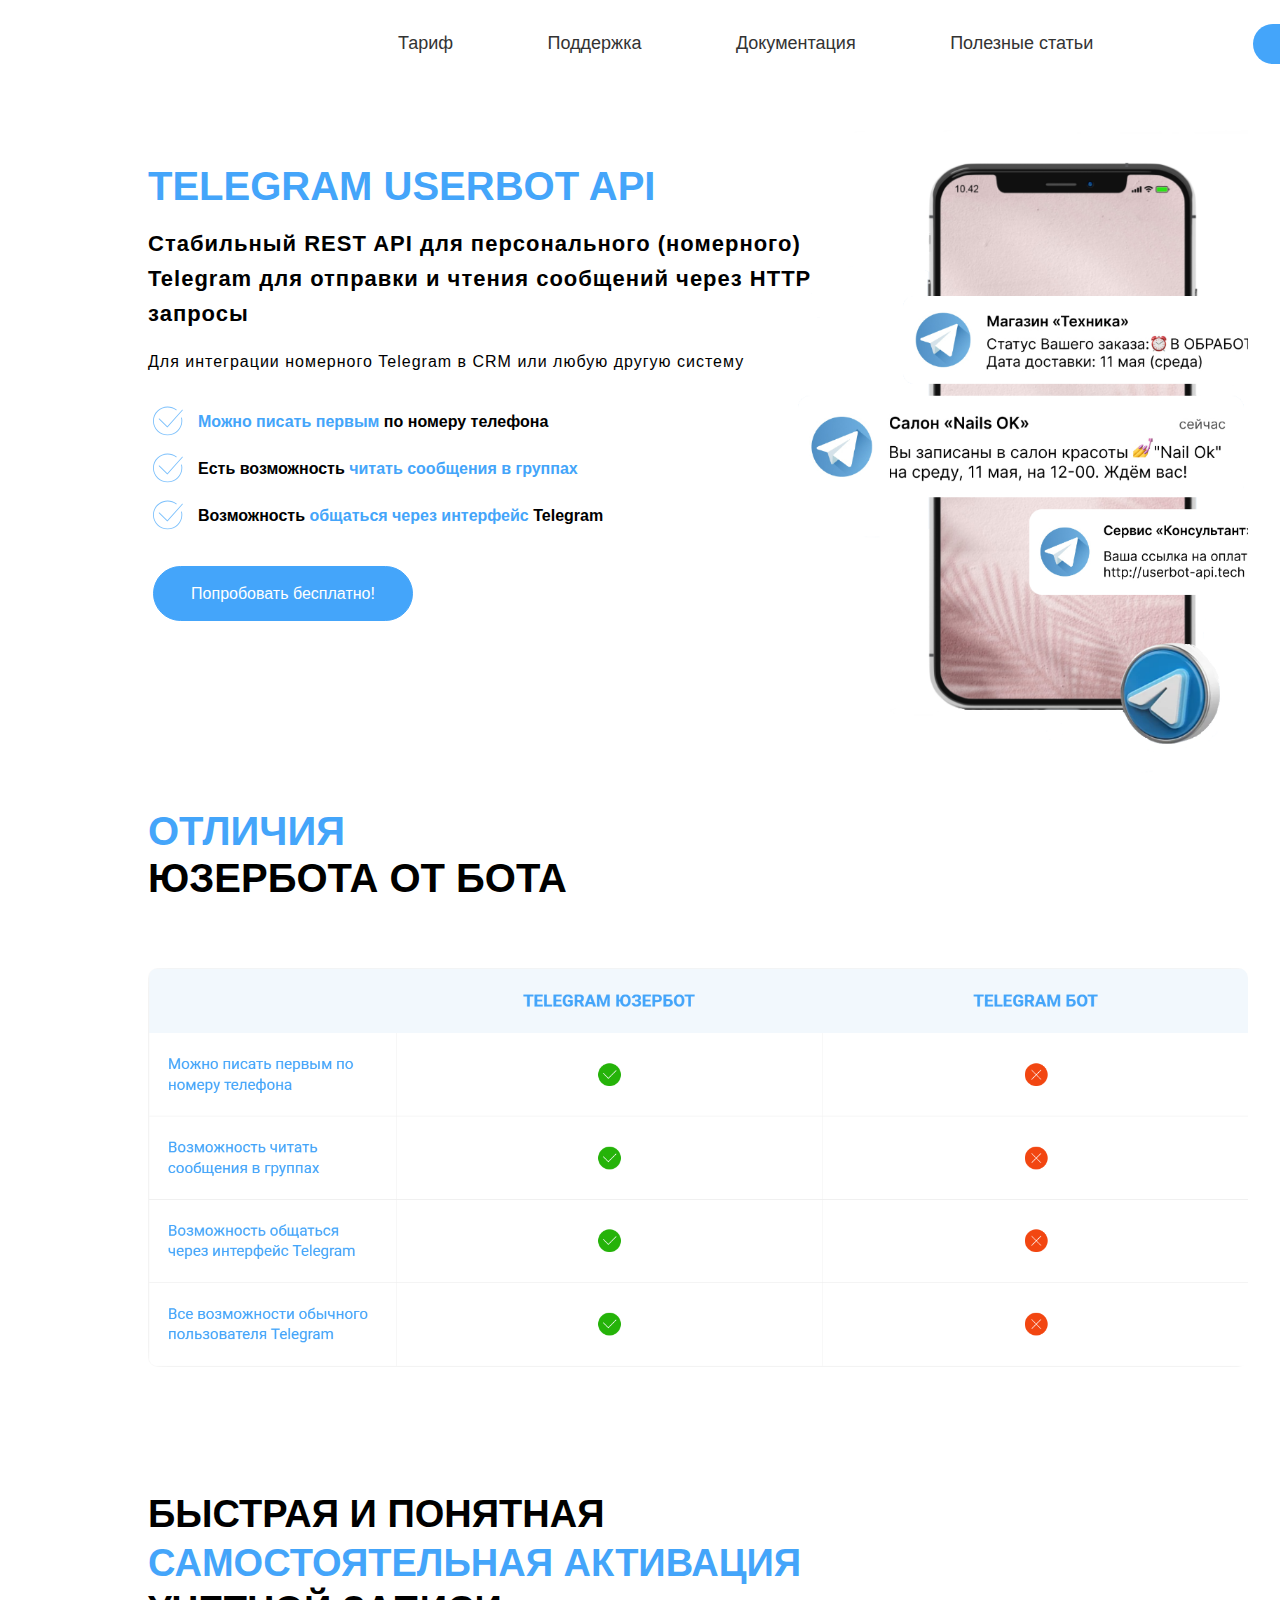
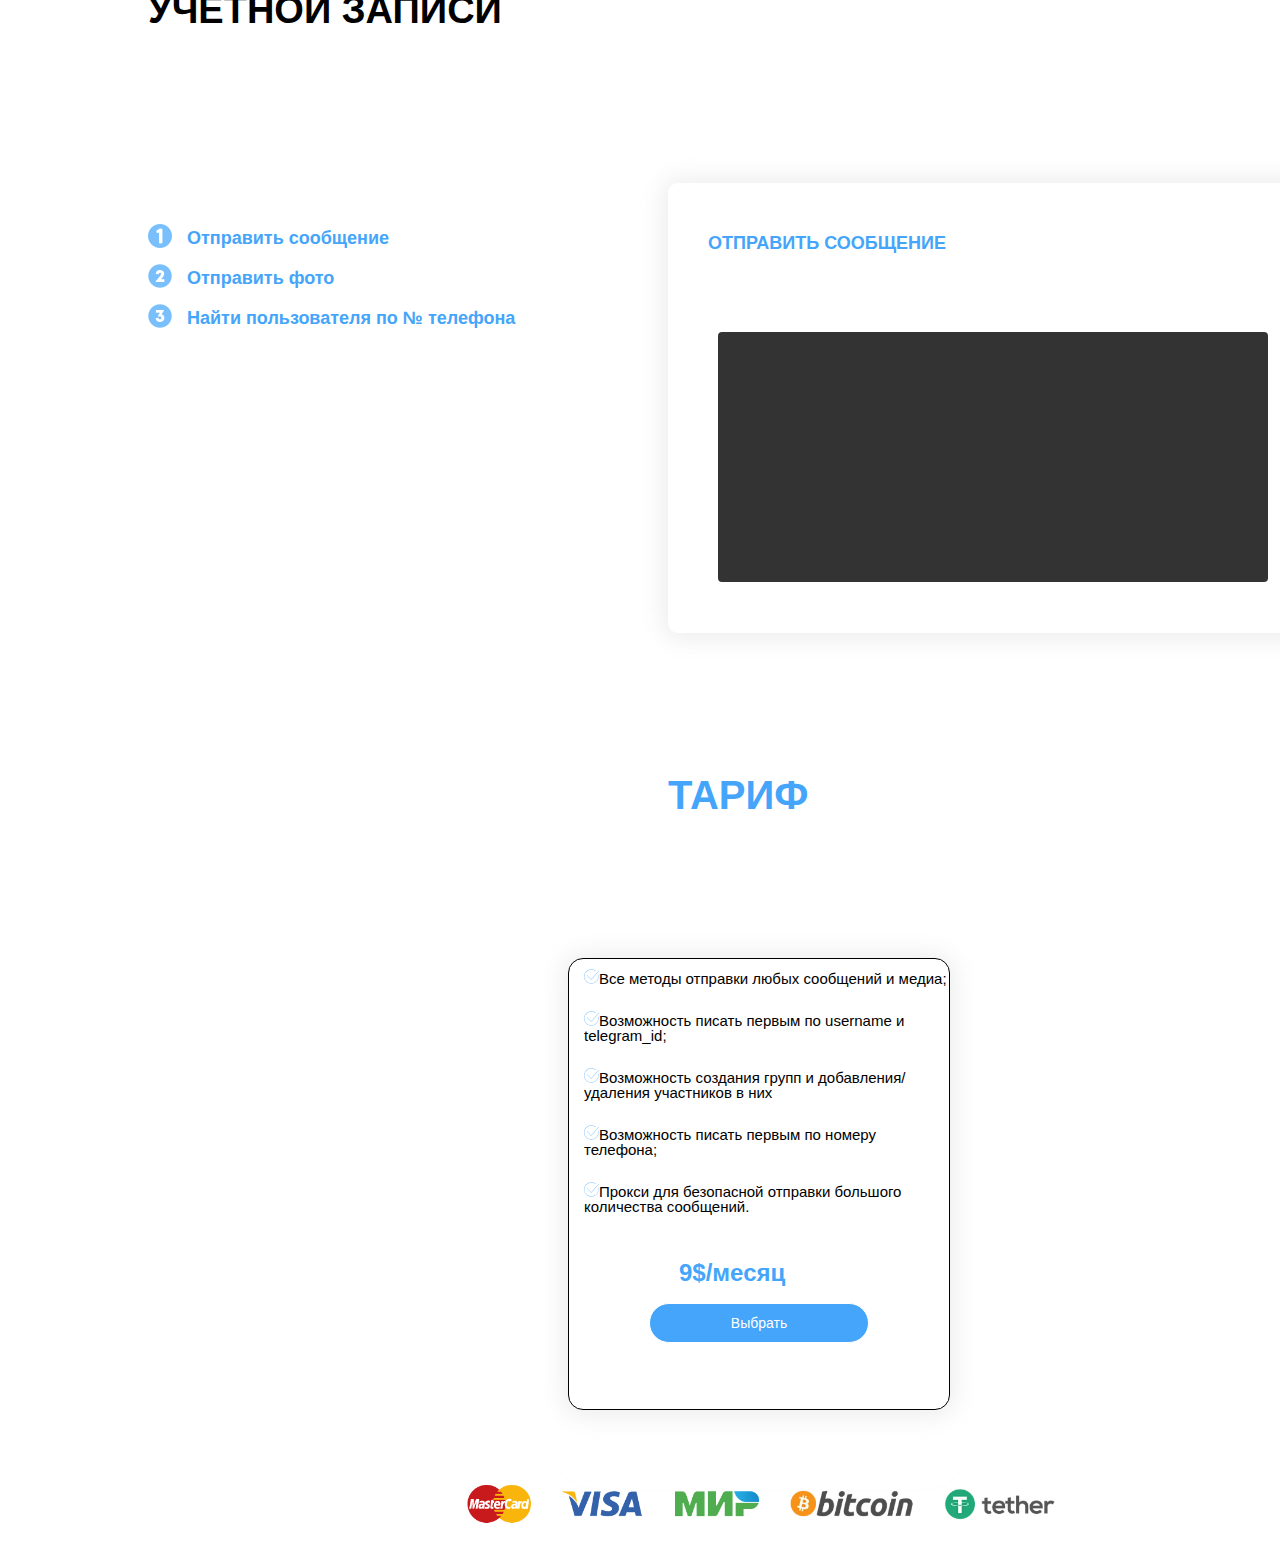
<file: index.html>
<!DOCTYPE html>
<html lang="en">
<head>
    <meta charset="UTF-8">
    <meta http-equiv="X-UA-Compatible" content="IE=edge">
    <meta name="viewport" content="width=device-width, initial-scale=1.0">
    <title>Telegram userbot api</title>
    <link rel="stylesheet" href="style.css">
    <link rel="stylesheet" href="media.css">
</head>
<body>
    <header>
        <div class="top_menu"> 
            <a href="">Тариф</a>
            <a href="">Поддержка</a>
            <a href="">Документация</a>
            <a href="">Полезные статьи</a>
            <button>Личный кабинет</button>
        </div>
    </header>
    <main>
        <div class="about">
            <strong class="strong">TELEGRAM USERBOT API</strong>
            <p class="stab">Стабильный REST API для персонального (номерного) Telegram для отправки и чтения сообщений через HTTP запросы</p>
            <p class="inter">Для интеграции номерного Telegram в CRM или любую другую систему</p></div>
            <div class="col">
                <img src="Tilda_Icons_27bu_1_1.svg" alt=""class="img2"> <p class="p1">Можно писать первым <span>по номеру телефона</span></p>
                <img src="Tilda_Icons_27bu_1_1.svg" alt=""class="img3"> <p class="p2" style="color: black;">Есть возможность <span style="color: #44a5fa;">читать сообщения в группах</span></p>
                <img src="Tilda_Icons_27bu_1_1.svg" alt=""class="img4"> <p class="p3"style="color: black;">Возможность <span style="color: #44a5fa;">общаться через интерфейс</span><span> Telegram</span></p>
            </div>
            <button class="try"><p>Попробовать бесплатно!</p></button>
        <div class="dif">
            <div class="otl_u"><h1 class="otl" >ОТЛИЧИЯ</h1>
            <h1>ЮЗЕРБОТА ОТ БОТА</h1></div>
            <div class="tb">
                <img src="Telegram userbot api - Google Chrome 21.02.2023 16_59_31.png.png" alt="" class="img5">
            </div>
        </div>
        <div class="fast">
            <h1 class="fst">БЫСТРАЯ И ПОНЯТНАЯ</h1>
            <h1 class="fast1">САМОСТОЯТЕЛЬНАЯ АКТИВАЦИЯ</h1>
            <h1>УЧЕТНОЙ ЗАПИСИ</h1>
        </div>
        <div class="links">
           <div class="sms"><img src="round.png" alt=""><a href=""> Отправить сообщение</a></div> 
           <div class="photo"><img src="number-2.png" alt=""><a href=""> Отправить фото</a></div> 
            <div class="tell"><img src="number-3.png" alt=""><a href=""> Найти пользователя по № телефона</a></div>
        </div>
        <div class="input_block">
            <p class="search">ОТПРАВИТЬ СООБЩЕНИЕ</p>
            <div class="code">
            </div>
        </div>
        <div class="price">
            <H1 class="tarif">ТАРИФ</H1>
            <div class="block">
                <p class="p4"><img src="Tilda_Icons_27bu_1_1.svg" alt=""class="img6">Все методы отправки любых сообщений и медиа;</p>
                <p class="p5"><img src="Tilda_Icons_27bu_1_1.svg" alt=""class="img7">Возможность писать первым по username и telegram_id;</p>
                <p class="p6"><img src="Tilda_Icons_27bu_1_1.svg" alt=""class="img8">Возможность создания групп и добавления/удаления участников в них</p>
                <p class="p7"><img src="Tilda_Icons_27bu_1_1.svg" alt=""class="img9">Возможность писать первым по номеру телефона;</p>
                <p class="p8"><img src="Tilda_Icons_27bu_1_1.svg" alt=""class="img10">Прокси для безопасной отправки большого количества сообщений.</p>
                <h1 class="count">9$/месяц</h1>
                <button class="choose">Выбрать</button>
            </div>
            <div class="pay"><img src="Telegram userbot api - Google Chrome 25.02.2023 03_51_30.png" alt="" class="wallets"></div>
           
        </div>    
    </main>

</body>
</html>
</file>
<file: style.css>
body{
    font-family: 'Roboto',Arial,sans-serif;
    box-sizing: border-box;
    display: flex;
}
header{
    margin: 0;
    display: flex;
    position: absolute;
    flex-direction: column;
    height: 75px;
    box-shadow: 2px 12px 14px -19px #343333;    
}

.top_menu{
    position: absolute;
    width: 1100px;
    margin-top: 25px;
    margin-left:390px;
}

.top_menu a{
    position: relative;
    font-family: 'Roboto',Arial,sans-serif;
    margin-right: 90px;
    text-decoration: none;
    font-size: 18px;
    color:#333333 ;
    font-weight: 500;
    
}

.top_menu a:hover{
    color:#44a5fa; 
}
.top_menu button{
    position: absolute;
    height: 40px;
    width: 170px;
    border-radius: 30px;
    color: white;
    background-color: #44a5fa;
    border: #44a5fa;
    margin-left: 70px;
    font-size: 14px;
    cursor: pointer;
    margin-top: -9px;
}


main{
    position: relative;
    max-width: 1440px;
    align-items:center;
    margin-top: 120px;
    margin-left: 140px;
    flex-direction: row;
}

.about{
    margin-top: 40px;
    height:auto;
    letter-spacing: 1px;
    max-width: 775px;
}

.about strong{
    font-weight: 700;
    font-size: 40px;
    color:rgb(68, 165, 250); 
    letter-spacing: 0;
    line-height: 36px;
}

.stab{
    line-height: 35px;
    font-size: 22px;
    font-weight: 600;
    margin-right: 70px;
}

.img2{
    position: absolute;
    width: 30px;
    margin-top: -5px;
    margin-left:5px;
}
.col{
    margin-top: 40px;
    line-height: 1px;
    min-width: auto;
    position: relative;
    min-width:auto;
    width: 500px;
    height: 100px;
    
}
.col p{
    width: auto;
    position: relative;
    font-weight: 700;
    color: #44a5fa;
}

.col p span{
    font-weight: 700;
    font-size: 16px;
    color: black;
}

.p1{
    position: relative;
    margin-left: 50px;
    top: 10px;
}

.img3{
    position: absolute;
    width: 30px;
    margin-top: 25px;
    margin-left:5px;
}

.img4{
    position: absolute;
    width: 30px;
    margin-top: 55px;
    margin-left:5px;
}

.p2{
    width: auto;
    position: relative;
    left:50px;
    top: 40px;
}

.p3{
    position: relative;
    top:70px;
    left: 50px;
}

.try{
    margin-top: 55px;
    margin-left: 5px;
    border-radius: 30px;
    width: 260px;
    height:55px;
    background-color: #44a5fa;
    border: 1px solid #44a5fa;
    color:white;
    cursor: pointer;
    font-size: 16px;
}

.otl{
    color: #44a5fa;
}
.otl_u{
    margin-bottom: 70px;
    font-size: 20px;
}
.dif{
    margin-top:200px;
    line-height: 20px;
}

.img5{
    position: relative;
    margin-top:10px;
    max-width: 100%;
    width: 1100px;
    border-radius: 10px;
}

.start{
    margin-top: 100px;
    line-height: 15px;
}
.st1{
    color: #44a5fa;
}

main{
    background-image: url(Telegram\ userbot\ api\ -\ Google\ Chrome\ 24.02.2023\ 23_14_35.png);
    background-repeat: no-repeat;
    background-size: 600px;
    background-position: 650px -10px;
    background-attachment:local;
}

.fast1{
    color: #44a5fa;
    line-height: 20px;
}

.fast{
    position: relative;
    max-width: 100%;
    max-height: 100%;
    margin-top: 130px;
    font-size: 19px;
    line-height: 25px;
}

.links{
    line-height: 40px;
    margin-top: 200px;
}

.sms a{
    position: absolute;
    margin-left: 15px;
    margin-top:-5px;
    text-decoration: none;
    color: #44a5fa;
    font-size: 18px;
    font-weight: 700;
}

.photo a{
    position: absolute;
    margin-left: 15px;
    margin-top:-5px;
    text-decoration: none;
    color: #44a5fa;
    font-size: 18px;
    font-weight: 700;
}

.tell a{
    position: absolute;
    margin-left: 15px;
    margin-top:-5px;
    text-decoration: none;
    color: #44a5fa;
    font-size: 18px;
    font-weight: 700;
}

.input_block{
    height: 450px;
    width: 650px;
    position: absolute;
    box-shadow: 0px 1px 23px 5px rgb(163 163 163 / 20%);
    margin-left: 520px;
    margin-top:-160px;
    border-radius: 10px;
}

.search{
    margin-left:40px;
    margin-top:50px;
    color: #44a5fa;
    font-size: 18px;
    font-weight: 700;
}

.code{
    position: absolute;
    width: 550px;
    height: 250px;
    background-color: #333333;
    margin-left:50px;
    border-radius: 4px; 
    margin-top: 60px;
}

.price{
    max-width: 100%;
    max-height: 100%;
    margin-top:400px;
    margin-left: auto;
}

.tarif{
    margin-top: 430px;
    margin-left: 520px;
    color: #44a5fa;
    font-size: 40px;
}

.block{
    border: 0.5px solid black;
    height: 450px;
    width: 380px;
    display: flex ;
    position: relative;
    margin-top:140px;
    margin-left: 420px;
    box-shadow: 0px 1px 23px 5px rgb(163 163 163 / 20%);
    border-radius: 15px;
    flex-direction: column;
    max-block-size: 0%;
}

.block img{
    align-items: center;
    position: relative;
    width: 15px;
    left: 0px;
}

.block p{
    
    line-height: 15px;
    left: 0px;
    margin-top: 10px;
    margin-left: 15px;
    font-size: 15px;
}

.count{
    margin-top: 30px;
    margin-left: 110px;
    color: #44a5fa;
    font-size: 24px;
}

.choose{
    margin-left:80px;
    width:220px;
    height: 40px;
    background-color: #44a5fa;
    border-radius: 30px;
    border: 1px solid white;
    color: white;
    font-size: 14px;
    cursor: pointer;
}
.pay{
    position: relative;
    margin-left:310px;
    height: 100px;
    margin-top: 10px;
    align-items: center;
}
.wallets{
    position: relative;
    max-width: 100%;
    margin-top: 50px;
    width: 600px;
    
}
</file>
<file: media.css>
@media only screen and (max-width:1200px){
    
    body{
        margin-left:-50px;
    }
    main{
        margin-left: 270px;
        
    }
    .top_menu{
        width: 1000px;
        margin-left: 220px;
    }
    .top_menu a{
        margin-right:80px;
        font-size: 19px;
        font-weight: 600;
    }
    .top_menu button{
        width: 160px;
        margin-left: 0px;
        font-size: 15px;
        font-weight: 600;
    }

    .try{
        margin-top: 120px;
        width: 500px;
        font-size: 20px;
    }
    .about{
        width: 700px;
    }
    .col{
        margin-left: 10px;
        top:5px;
    }
    .inter{
        font-size:18px;
    }
    .img2{
        width: 35px;
    }
    .img3{
        width: 35px;
    }
    .img4{
        width: 35px;
    }
    .img5{
        margin-left: 0px;
        width: 900px;
    }
    main{
        background-position: -9999px;
    }
    .links{
        margin-top: 120px;
    }
    .input_block{
        margin-left: 160px;
        margin-top: 50px;
        width: 600px;
        height: 300px;
    }
    .code{
        width: 500px;
        height: 200px;
    }
    .block{
        margin-left: 260px;
        margin-top: 50px;
    }
    .pay{
        margin-left: 100px;
    }
    .wallets{
        margin-left: 0;
        width: 700px;
    }
    .tb{
        margin-left:-20px;
    }
}




@media only screen and (max-width:800px){
   body{
    margin-left: 50px;
   }
   
    main{
        margin-left: 30px;
    }
    .top_menu{
        margin-left: 35px;
        width: 650px;
    }
    .top_menu a{
        font-size: 16px;
        margin-right: 20px;
    }
    .top_menu button{
        width: 120px;
        font-size: 14px;
        font-weight: 400;
    }
    header{
        height: 0px;
    }
    .try{
        margin-top: 90px;
        width: 300px;
        font-size: 18px;
    }
    .about{
        width: 400px;
        margin-top: 0px;
    }
    .about strong{
        font-size: 24px;
    }
    .stab{
        font-size: 20px;
        line-height: 30px;
    }
    .inter{
        font-size: 18px;
    }

    .col{
        margin-left: 0px;
        top:5px;
        font-size:17px;
    }
    .img2{
        margin-left: 0px;
        width: 35px;
    }
    .img3{
        margin-left: 0px;
        width: 35px;
    }
    .img4{
        margin-right: 5px;
        width: 35px;
    }
    .img5{
        width: 700px;
    }
    main{
        background-position: -9999px;
    }
    .links{
        margin-top: 120px;
    }
    .input_block{
        margin-left: 105px;
        margin-top: 50px;
        width: 500px;
        height: 300px;
    }
    .code{
        width: 400px;
        height: 200px;
    }
    .block{
        margin-left: 155px;
        margin-top: 50px;
    }
    .pay{
        margin-left: 20px;
    }
    .wallets{
        width: 650px;
    }
}



 @media only screen and (max-width:600px){
    main{
        margin-top: 50px;
        margin-left: 30px;
    }
    header{
        height: 0px;
    }
    .top_menu{
        display: none;
    }
    .try{
        margin-top: 170px;
        width: 300px;
        font-size: 18px;
    }

    .dif{
        margin-top: 80px;
        font-size: 14px;
    }
    .about{
        width: 450px;
        top:0px;
    }
    .col{
        width: 400px;
        margin-left: 10px;
        top:0px;
    }
    .img2{
        width: 35px;
    }
    .img3{
        width: 35px;
    }
    .img4{
        width: 35px;
    }
    .img5{
        width: 600px;
    }
    main{
        background-position: -9999px;
    }
    .links{
        margin-top: 120px;
    }
    .input_block{
        margin-left: 60px;
        margin-top: 50px;
        width: 420px;
        height: 300px;
    }
    .code{
        width: 320px;
        height: 200px;
    }
    .block{
        margin-left: 50px;
        margin-top: 50px;
    }
    .pay{
        margin-left:0px;
    }
    .wallets{
        width: 500px;
    }
} 




@media only screen and (max-width:400px){
    main{
        margin-top: 50px;
        margin-left: 30px;
    }
    header{
        height: 0px;
    }
    .top_menu{
        display: none;
    }
    .try{
        margin-top: 170px;
        width: 300px;
        font-size: 18px;
        margin-left: 25px;
    }

    .dif{
        margin-top: 80px;
        font-size: 14px;
    }
    .about{
        width: 380px;
        top:0px;
    }
    .col{
        width: 300px;
        margin-left: 10px;
        top:0px;
    }
    .img2{
        width: 35px;
    }
    .img3{
        width: 35px;
    }
    .img4{
        width: 35px;
    }
    .img5{
        width: 400px;
    }
    main{
        background-position: -9999px;
    }
    .fast{
        font-size: 16px;
        line-height: 20px;
    }
    .fst{
        line-height: 29px;
    }
    .links{
        margin-top: 120px;
    }
    .input_block{
        margin-left: 0px;
        margin-top: 50px;
        width: 390px;
        height: 300px;
    }
    .code{
        margin-left: 45px;
        width: 310px;
        height: 210px;
    }
    .block{
        width: 300px;

        margin-left: 50px;
        margin-top: 50px;
    }
    .choose{
        margin-left: 70px;
    }
    .count{
        margin-left: 60px;
    }
    .pay{
        margin-left:0px;
    }
    .wallets{
        width: 500px;
    }
}
</file>
